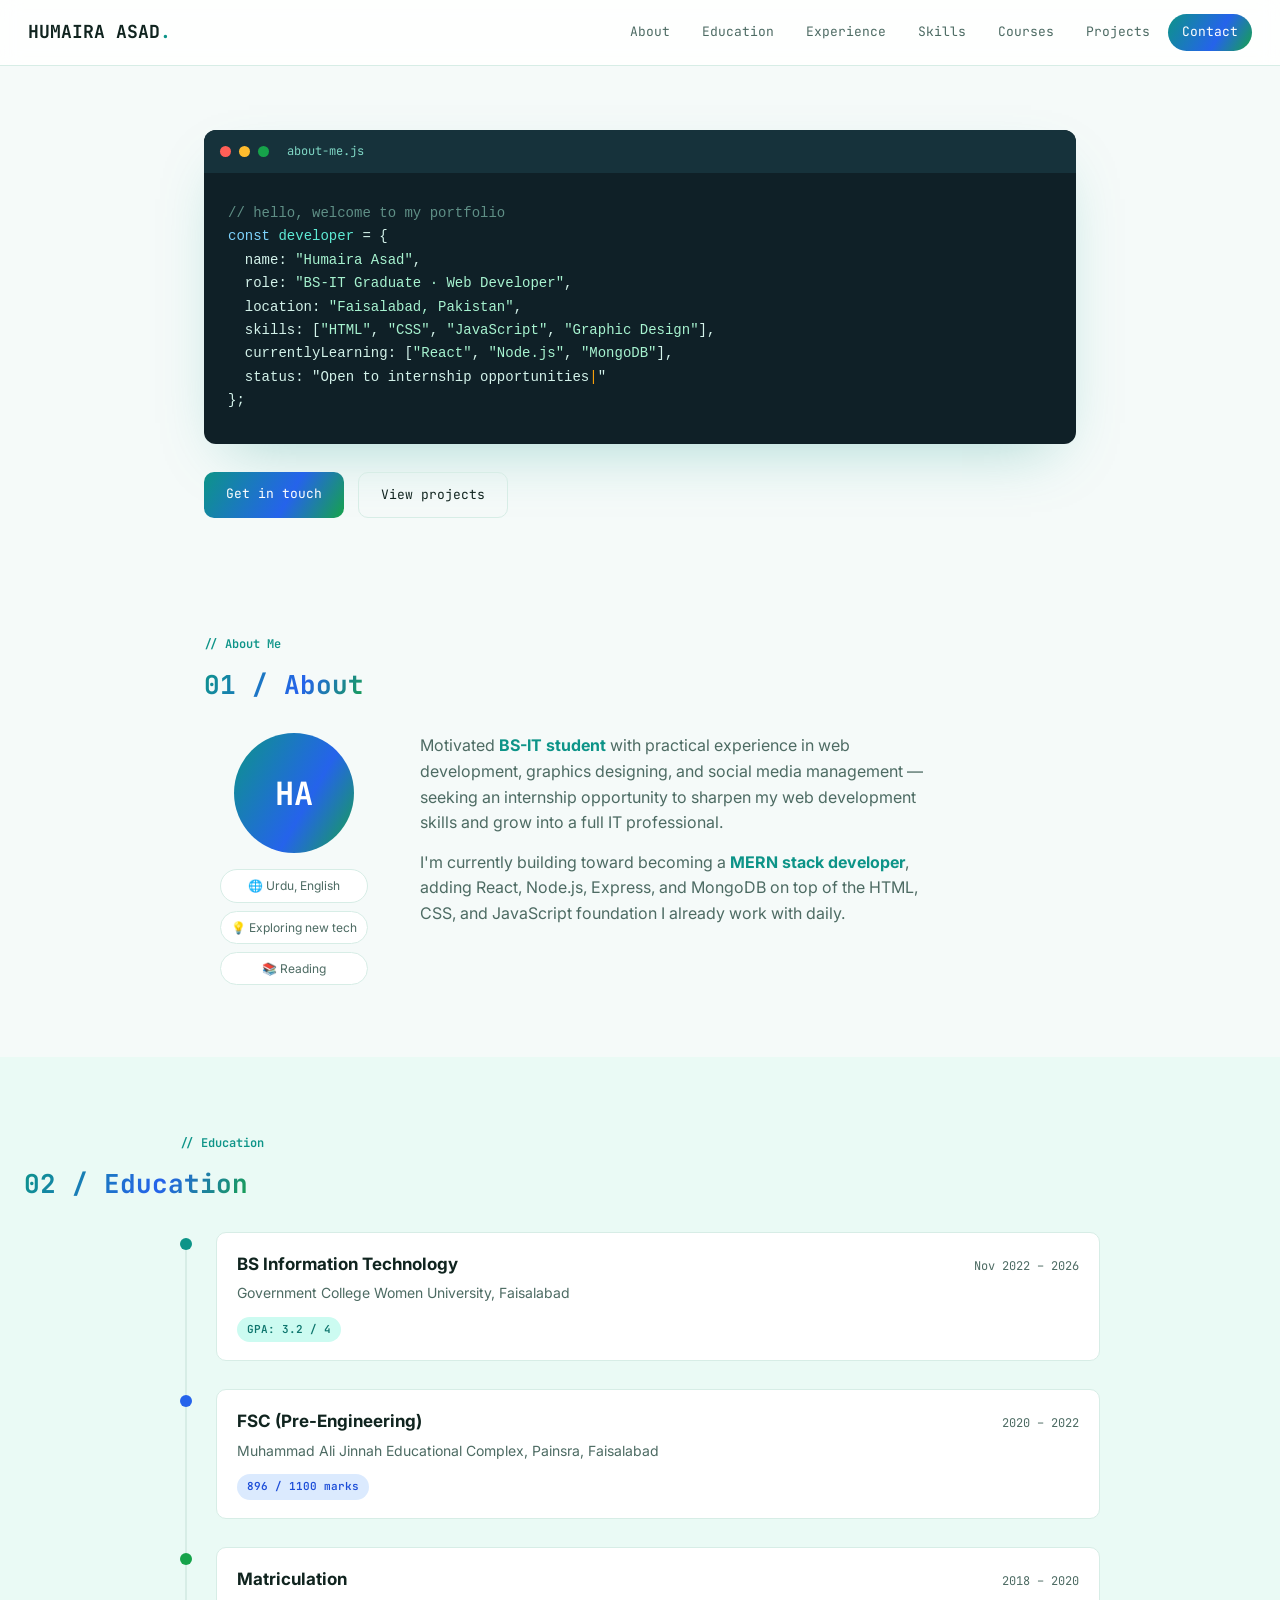
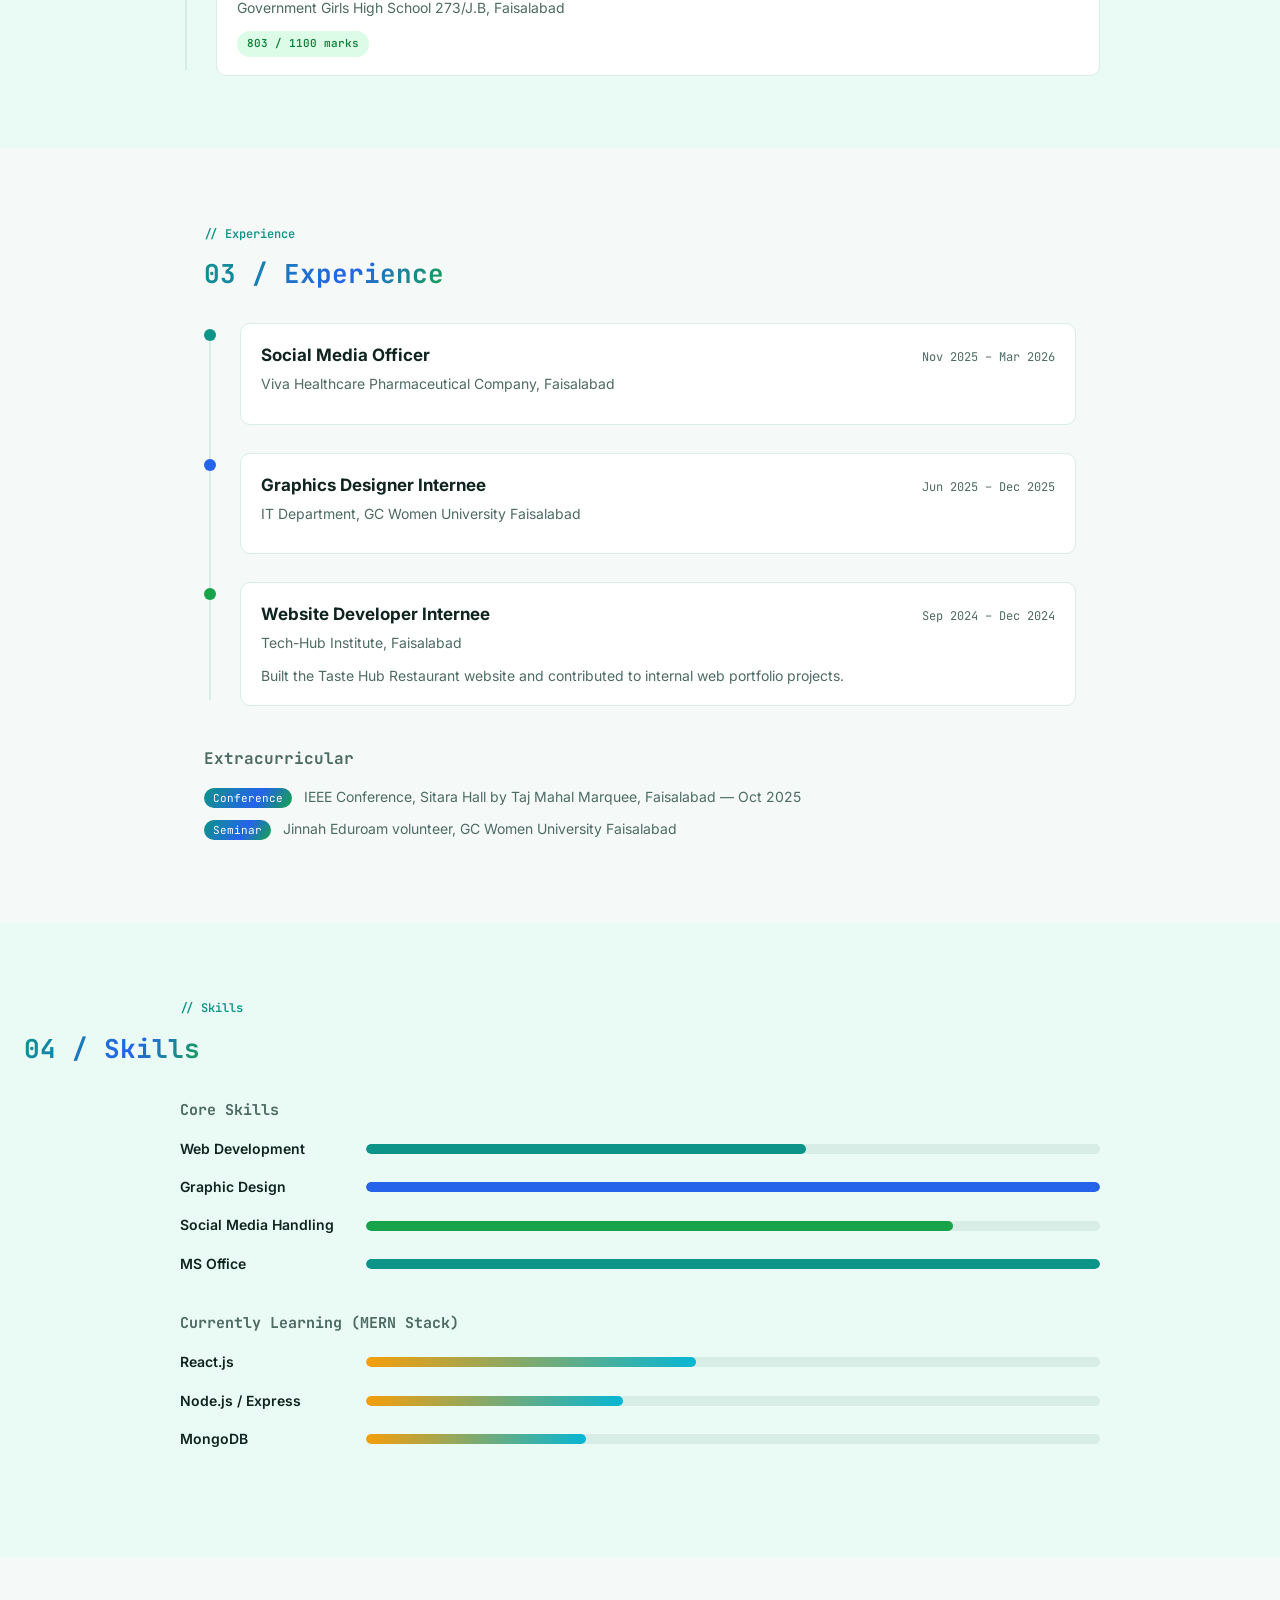
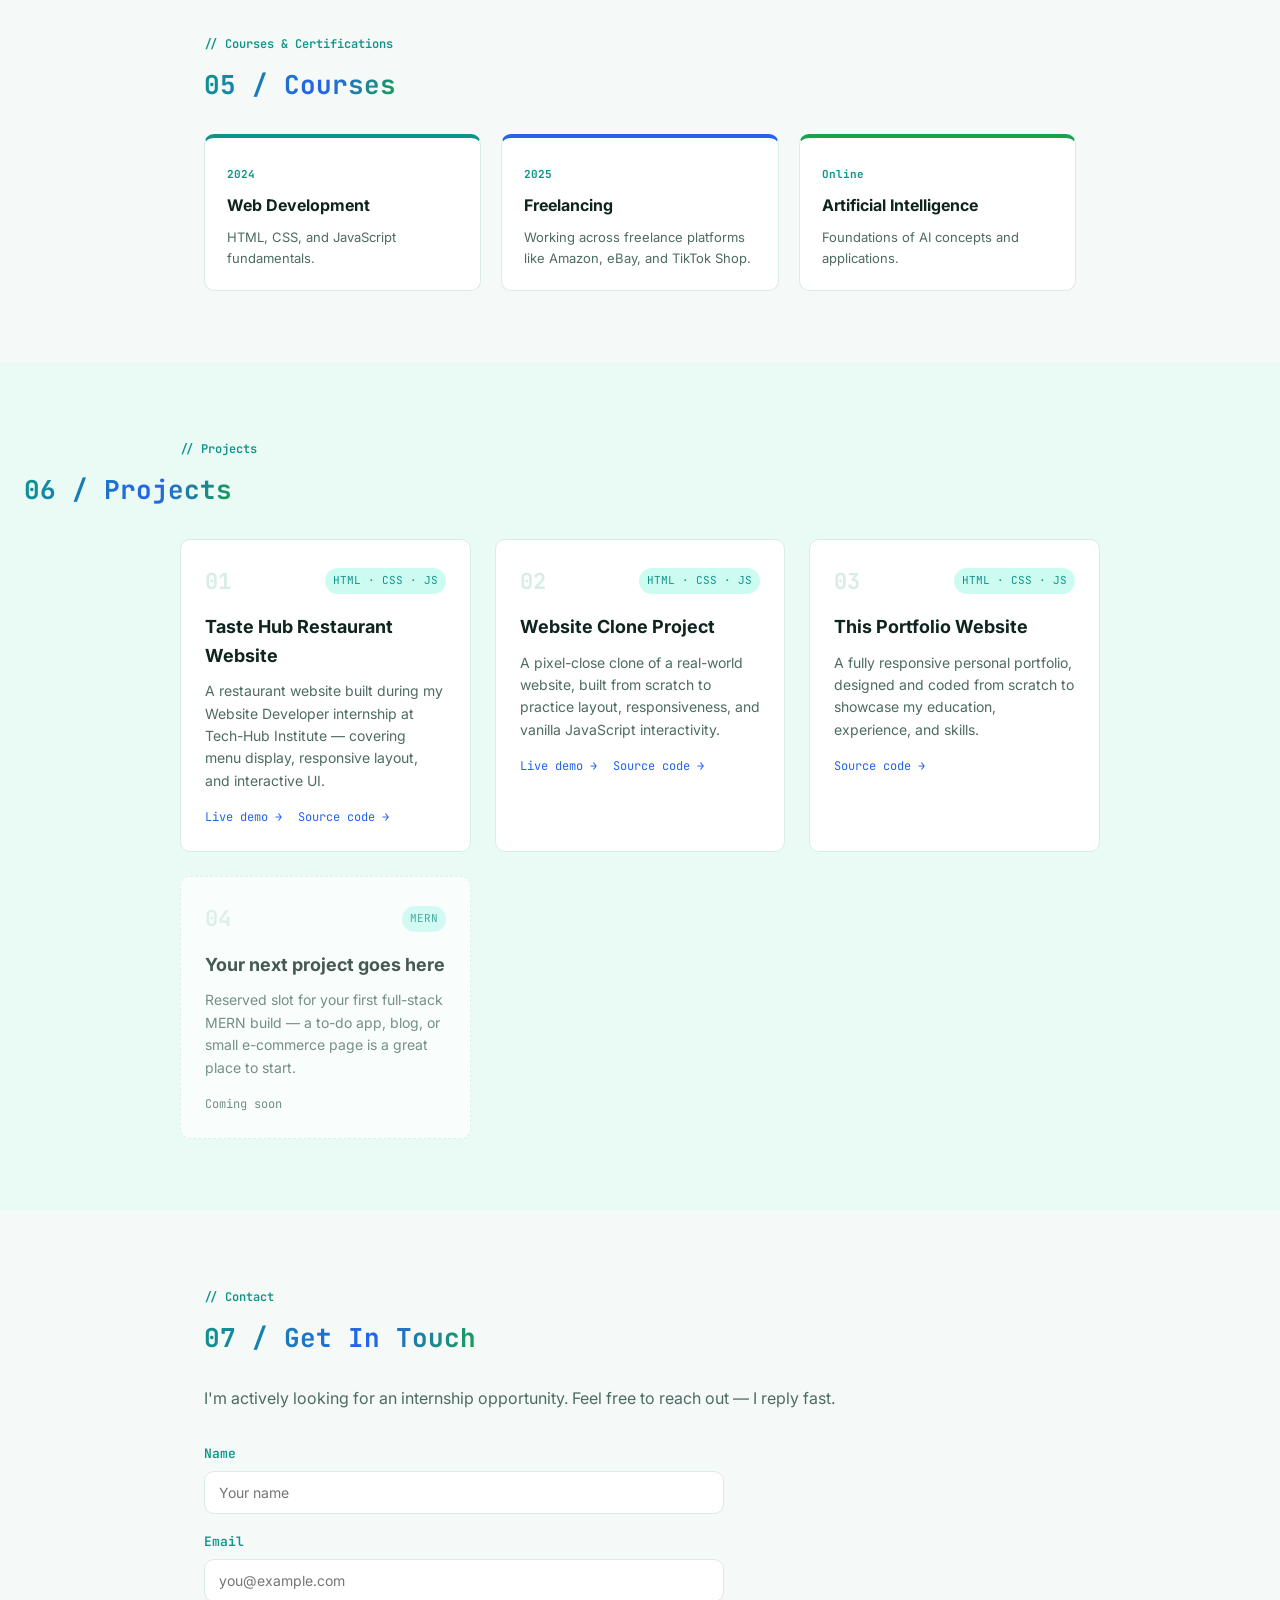
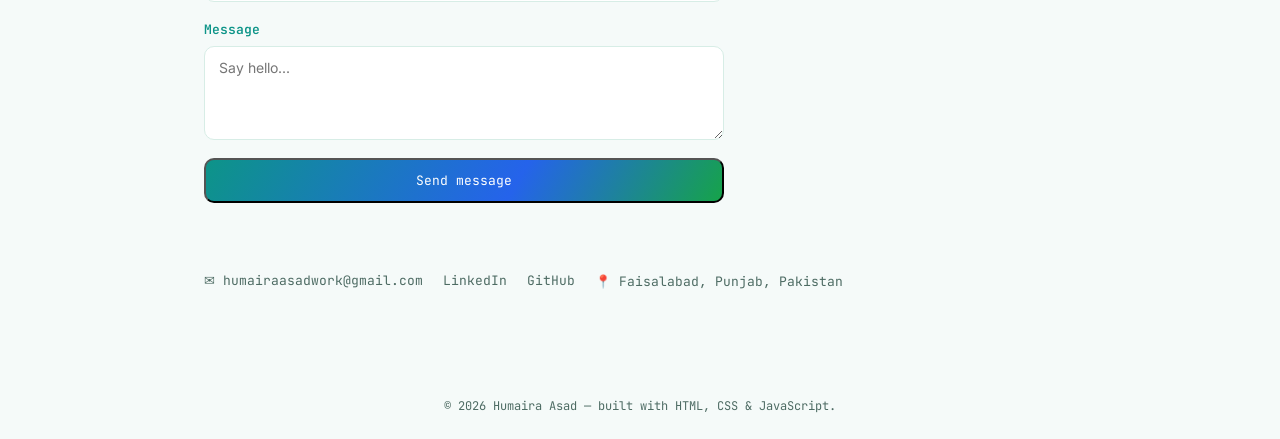
<file: index.html>
<!DOCTYPE html>
<html lang="en">
<head>
<meta charset="UTF-8">
<meta name="viewport" content="width=device-width, initial-scale=1.0">
<title>Humaira Asad — Web Developer Portfolio</title>
<link rel="preconnect" href="https://fonts.googleapis.com">
<link href="https://fonts.googleapis.com/css2?family=JetBrains+Mono:wght@400;500;600;700&family=Inter:wght@400;500;600;700;800&display=swap" rel="stylesheet">
<link rel="stylesheet" href="style.css">
</head>
<body>

<!-- ============ NAV ============ -->
<header class="topbar">
  <a href="#" class="logo">HUMAIRA ASAD<span>.</span></a>
  <nav class="tabs" id="tabs">
    <a href="#about" class="tab" data-tab="about">About</a>
    <a href="#education" class="tab" data-tab="education">Education</a>
    <a href="#experience" class="tab" data-tab="experience">Experience</a>
    <a href="#skills" class="tab" data-tab="skills">Skills</a>
    <a href="#courses" class="tab" data-tab="courses">Courses</a>
    <a href="#projects" class="tab" data-tab="projects">Projects</a>
    <a href="#contact" class="tab" data-tab="contact">Contact</a>
  </nav>
  <button class="hamburger" id="hamburger" aria-label="Toggle menu">
    <span></span><span></span><span></span>
  </button>
</header>

<!-- ============ HERO ============ -->
<section class="hero">
  <div class="code-window">
    <div class="code-window-bar">
      <span class="dot dot-red"></span><span class="dot dot-yellow"></span><span class="dot dot-green"></span>
      <span class="code-filename">about-me.js</span>
    </div>
    <pre class="code-body"><code><span class="cm">// hello, welcome to my portfolio</span>
<span class="kw">const</span> <span class="var">developer</span> = {
  name: <span class="str">"Humaira Asad"</span>,
  role: <span class="str">"BS-IT Graduate · Web Developer"</span>,
  location: <span class="str">"Faisalabad, Pakistan"</span>,
  skills: [<span class="str">"HTML"</span>, <span class="str">"CSS"</span>, <span class="str">"JavaScript"</span>, <span class="str">"Graphic Design"</span>],
  currentlyLearning: [<span class="str">"React"</span>, <span class="str">"Node.js"</span>, <span class="str">"MongoDB"</span>],
  status: <span class="cursor-line">"<span id="typewriter"></span><span class="cursor">|</span>"</span>
};</code></pre>
  </div>
  <div class="hero-actions">
    <a href="#contact" class="btn btn-primary">Get in touch</a>
    <a href="#projects" class="btn btn-ghost">View projects</a>
  </div>
</section>

<!-- ============ ABOUT ============ -->
<section id="about" class="section">
  <div class="section-label"><span class="tag">// About Me</span></div>
  <h2 class="section-title">01 / About</h2>

  <div class="about-grid">
    <div class="avatar-block">
      <div class="avatar">HA</div>
      <div class="mini-tags">
        <span class="mini-tag">🌐 Urdu, English</span>
        <span class="mini-tag">💡 Exploring new tech</span>
        <span class="mini-tag">📚 Reading</span>
      </div>
    </div>
    <div>
      <p class="about-text">
        Motivated <strong>BS-IT student</strong> with practical experience in web development,
        graphics designing, and social media management — seeking an internship opportunity to
        sharpen my web development skills and grow into a full IT professional.
      </p>
      <p class="about-text">
        I'm currently building toward becoming a <strong>MERN stack developer</strong>, adding
        React, Node.js, Express, and MongoDB on top of the HTML, CSS, and JavaScript foundation
        I already work with daily.
      </p>
    </div>
  </div>
</section>

<!-- ============ EDUCATION ============ -->
<section id="education" class="section section-alt">
  <div class="section-label"><span class="tag">// Education</span></div>
  <h2 class="section-title">02 / Education</h2>

  <div class="timeline">
    <div class="timeline-item">
      <div class="timeline-dot dot-teal"></div>
      <div class="timeline-content">
        <div class="timeline-top">
          <h3>BS Information Technology</h3>
          <span class="timeline-date">Nov 2022 – 2026</span>
        </div>
        <p class="timeline-org">Government College Women University, Faisalabad</p>
        <span class="badge badge-teal">GPA: 3.2 / 4</span>
      </div>
    </div>

    <div class="timeline-item">
      <div class="timeline-dot dot-blue"></div>
      <div class="timeline-content">
        <div class="timeline-top">
          <h3>FSC (Pre-Engineering)</h3>
          <span class="timeline-date">2020 – 2022</span>
        </div>
        <p class="timeline-org">Muhammad Ali Jinnah Educational Complex, Painsra, Faisalabad</p>
        <span class="badge badge-blue">896 / 1100 marks</span>
      </div>
    </div>

    <div class="timeline-item">
      <div class="timeline-dot dot-green"></div>
      <div class="timeline-content">
        <div class="timeline-top">
          <h3>Matriculation</h3>
          <span class="timeline-date">2018 – 2020</span>
        </div>
        <p class="timeline-org">Government Girls High School 273/J.B, Faisalabad</p>
        <span class="badge badge-green">803 / 1100 marks</span>
      </div>
    </div>
  </div>
</section>

<!-- ============ EXPERIENCE ============ -->
<section id="experience" class="section">
  <div class="section-label"><span class="tag">// Experience</span></div>
  <h2 class="section-title">03 / Experience</h2>

  <div class="timeline">
    <div class="timeline-item">
      <div class="timeline-dot dot-teal"></div>
      <div class="timeline-content">
        <div class="timeline-top">
          <h3>Social Media Officer</h3>
          <span class="timeline-date">Nov 2025 – Mar 2026</span>
        </div>
        <p class="timeline-org">Viva Healthcare Pharmaceutical Company, Faisalabad</p>
      </div>
    </div>

    <div class="timeline-item">
      <div class="timeline-dot dot-blue"></div>
      <div class="timeline-content">
        <div class="timeline-top">
          <h3>Graphics Designer Internee</h3>
          <span class="timeline-date">Jun 2025 – Dec 2025</span>
        </div>
        <p class="timeline-org">IT Department, GC Women University Faisalabad</p>
      </div>
    </div>

    <div class="timeline-item">
      <div class="timeline-dot dot-green"></div>
      <div class="timeline-content">
        <div class="timeline-top">
          <h3>Website Developer Internee</h3>
          <span class="timeline-date">Sep 2024 – Dec 2024</span>
        </div>
        <p class="timeline-org">Tech-Hub Institute, Faisalabad</p>
        <p class="timeline-desc">Built the Taste Hub Restaurant website and contributed to internal web portfolio projects.</p>
      </div>
    </div>
  </div>

  <div class="extracurricular">
    <h3 class="extracurricular-title">Extracurricular</h3>
    <div class="extra-row"><span class="extra-badge">Conference</span> IEEE Conference, Sitara Hall by Taj Mahal Marquee, Faisalabad — Oct 2025</div>
    <div class="extra-row"><span class="extra-badge">Seminar</span> Jinnah Eduroam volunteer, GC Women University Faisalabad</div>
  </div>
</section>

<!-- ============ SKILLS ============ -->
<section id="skills" class="section section-alt">
  <div class="section-label"><span class="tag">// Skills</span></div>
  <h2 class="section-title">04 / Skills</h2>

  <div class="skills-block">
    <h3 class="skills-subtitle">Core Skills</h3>
    <div class="skill-list">
      <div class="skill-row">
        <span class="skill-name">Web Development</span>
        <div class="skill-bar"><div class="skill-fill fill-teal" style="width:60%"></div></div>
      </div>
      <div class="skill-row">
        <span class="skill-name">Graphic Design</span>
        <div class="skill-bar"><div class="skill-fill fill-blue" style="width:100%"></div></div>
      </div>
      <div class="skill-row">
        <span class="skill-name">Social Media Handling</span>
        <div class="skill-bar"><div class="skill-fill fill-green" style="width:80%"></div></div>
      </div>
      <div class="skill-row">
        <span class="skill-name">MS Office</span>
        <div class="skill-bar"><div class="skill-fill fill-teal" style="width:100%"></div></div>
      </div>
    </div>
  </div>

  <div class="skills-block">
    <h3 class="skills-subtitle">Currently Learning (MERN Stack)</h3>
    <div class="skill-list">
      <div class="skill-row">
        <span class="skill-name">React.js</span>
        <div class="skill-bar"><div class="skill-fill fill-learning" style="width:45%"></div></div>
      </div>
      <div class="skill-row">
        <span class="skill-name">Node.js / Express</span>
        <div class="skill-bar"><div class="skill-fill fill-learning" style="width:35%"></div></div>
      </div>
      <div class="skill-row">
        <span class="skill-name">MongoDB</span>
        <div class="skill-bar"><div class="skill-fill fill-learning" style="width:30%"></div></div>
      </div>
    </div>
  </div>
</section>

<!-- ============ COURSES ============ -->
<section id="courses" class="section">
  <div class="section-label"><span class="tag">// Courses & Certifications</span></div>
  <h2 class="section-title">05 / Courses</h2>

  <div class="course-grid">
    <div class="course-card">
      <span class="course-year">2024</span>
      <h3>Web Development</h3>
      <p>HTML, CSS, and JavaScript fundamentals.</p>
    </div>
    <div class="course-card">
      <span class="course-year">2025</span>
      <h3>Freelancing</h3>
      <p>Working across freelance platforms like Amazon, eBay, and TikTok Shop.</p>
    </div>
    <div class="course-card">
      <span class="course-year">Online</span>
      <h3>Artificial Intelligence</h3>
      <p>Foundations of AI concepts and applications.</p>
    </div>
  </div>
</section>

<!-- ============ PROJECTS ============ -->
<section id="projects" class="section section-alt">
  <div class="section-label"><span class="tag">// Projects</span></div>
  <h2 class="section-title">06 / Projects</h2>

  <div class="project-grid">
    <article class="project-card">
      <div class="project-card-top">
        <span class="project-index">01</span>
        <span class="project-stack">HTML · CSS · JS</span>
      </div>
      <h3 class="project-title">Taste Hub Restaurant Website</h3>
      <p class="project-desc">
        A restaurant website built during my Website Developer internship at Tech-Hub Institute —
        covering menu display, responsive layout, and interactive UI.
      </p>
      <div class="project-links">
        <a href="#" class="project-link">Live demo →</a>
        <a href="#" class="project-link">Source code →</a>
      </div>
    </article>

    <article class="project-card">
      <div class="project-card-top">
        <span class="project-index">02</span>
        <span class="project-stack">HTML · CSS · JS</span>
      </div>
      <h3 class="project-title">Website Clone Project</h3>
      <p class="project-desc">
        A pixel-close clone of a real-world website, built from scratch to practice layout,
        responsiveness, and vanilla JavaScript interactivity.
      </p>
      <div class="project-links">
        <a href="#" class="project-link">Live demo →</a>
        <a href="#" class="project-link">Source code →</a>
      </div>
    </article>

    <article class="project-card">
      <div class="project-card-top">
        <span class="project-index">03</span>
        <span class="project-stack">HTML · CSS · JS</span>
      </div>
      <h3 class="project-title">This Portfolio Website</h3>
      <p class="project-desc">
        A fully responsive personal portfolio, designed and coded from scratch to
        showcase my education, experience, and skills.
      </p>
      <div class="project-links">
        <a href="#" class="project-link">Source code →</a>
      </div>
    </article>

    <article class="project-card project-card-placeholder">
      <div class="project-card-top">
        <span class="project-index">04</span>
        <span class="project-stack">MERN</span>
      </div>
      <h3 class="project-title">Your next project goes here</h3>
      <p class="project-desc">
        Reserved slot for your first full-stack MERN build — a to-do app, blog, or small
        e-commerce page is a great place to start.
      </p>
      <div class="project-links">
        <span class="project-link project-link-muted">Coming soon</span>
      </div>
    </article>
  </div>
</section>

<!-- ============ CONTACT ============ -->
<section id="contact" class="section">
  <div class="section-label"><span class="tag">// Contact</span></div>
  <h2 class="section-title">07 / Get In Touch</h2>
  <p class="about-text contact-intro">
    I'm actively looking for an internship opportunity. Feel free to reach out — I reply fast.
  </p>

  <form class="contact-form" id="contactForm">
    <div class="form-row">
      <label for="name">Name</label>
      <input type="text" id="name" placeholder="Your name" required>
    </div>
    <div class="form-row">
      <label for="email">Email</label>
      <input type="email" id="email" placeholder="you@example.com" required>
    </div>
    <div class="form-row">
      <label for="message">Message</label>
      <textarea id="message" rows="4" placeholder="Say hello..." required></textarea>
    </div>
    <button type="submit" class="btn btn-primary">Send message</button>
    <p class="form-status" id="formStatus"></p>
  </form>

  <div class="social-links">
    <a href="mailto:humairaasadwork@gmail.com">✉ humairaasadwork@gmail.com</a>
    <a href="#" target="_blank" rel="noopener">LinkedIn</a>
    <a href="#" target="_blank" rel="noopener">GitHub</a>
    <span class="location-tag">📍 Faisalabad, Punjab, Pakistan</span>
  </div>
</section>

<footer class="footer">
  <p>&copy; <span id="year"></span> Humaira Asad — built with HTML, CSS &amp; JavaScript.</p>
</footer>

<script src="script.js"></script>
</body>
</html>
</file>
<file: style.css>
/* ==================== TOKENS ==================== */
:root {
  --bg: #f5faf9;
  --bg-alt: #eafaf5;
  --surface: #ffffff;
  --border: #d7ede6;
  --text: #10241f;
  --text-muted: #4d6b63;

  --teal: #0d9488;
  --blue: #2563eb;
  --green: #16a34a;
  --cyan: #06b6d4;
  --amber: #f59e0b;

  --gradient-brand: linear-gradient(120deg, var(--teal), var(--blue) 60%, var(--green));

  --font-display: 'JetBrains Mono', monospace;
  --font-body: 'Inter', sans-serif;
  --radius: 10px;
  --max-width: 920px;
}

* { box-sizing: border-box; margin: 0; padding: 0; }

body {
  background: var(--bg);
  color: var(--text);
  font-family: var(--font-body);
  line-height: 1.6;
  -webkit-font-smoothing: antialiased;
}

a { color: inherit; text-decoration: none; }
:focus-visible { outline: 2px solid var(--teal); outline-offset: 2px; }

/* ==================== TOP BAR / NAV ==================== */
.topbar {
  position: sticky;
  top: 0;
  z-index: 50;
  display: flex;
  align-items: center;
  justify-content: space-between;
  gap: 24px;
  background: rgba(255,255,255,0.85);
  backdrop-filter: blur(10px);
  border-bottom: 1px solid var(--border);
  padding: 14px 28px;
}

.logo {
  font-family: var(--font-display);
  font-weight: 700;
  font-size: 18px;
}
.logo span { color: var(--teal); }

.tabs { display: flex; gap: 4px; }

.tab {
  font-family: var(--font-display);
  font-size: 13px;
  color: var(--text-muted);
  padding: 8px 14px;
  border-radius: 999px;
  transition: background 0.15s, color 0.15s;
}

.tab:hover { background: var(--bg-alt); color: var(--teal); }
.tab.active { color: #fff; background: var(--gradient-brand); }

.hamburger {
  display: none;
  flex-direction: column;
  gap: 4px;
  background: none;
  border: none;
  cursor: pointer;
  padding: 6px;
}
.hamburger span { width: 20px; height: 2px; background: var(--text); display: block; }

/* ==================== HERO ==================== */
.hero {
  max-width: var(--max-width);
  margin: 64px auto 40px;
  padding: 0 24px;
}

.code-window {
  background: #0f2027;
  border-radius: 12px;
  overflow: hidden;
  box-shadow: 0 24px 60px -24px rgba(13, 148, 136, 0.35);
}

.code-window-bar {
  display: flex;
  align-items: center;
  gap: 8px;
  padding: 12px 16px;
  background: #16323b;
}

.dot { width: 11px; height: 11px; border-radius: 50%; display: inline-block; }
.dot-red { background: #ff5f57; }
.dot-yellow { background: #febc2e; }
.dot-green { background: #28c840; }

.code-filename {
  margin-left: 10px;
  font-family: var(--font-display);
  font-size: 12px;
  color: #7fd6c4;
}

.code-body {
  padding: 28px 24px 32px;
  font-family: var(--font-display);
  font-size: 14px;
  color: #d3f2ea;
  overflow-x: auto;
}

.code-body .cm { color: #5f8f86; }
.code-body .kw { color: #7dd3fc; }
.code-body .var { color: #5eead4; }
.code-body .str { color: #a7f3d0; }

.cursor { color: var(--amber); animation: blink 1s step-end infinite; }
@keyframes blink { 50% { opacity: 0; } }

.hero-actions {
  display: flex;
  gap: 14px;
  margin-top: 28px;
}

.btn {
  font-family: var(--font-display);
  font-size: 13px;
  padding: 12px 22px;
  border-radius: var(--radius);
  display: inline-block;
  transition: transform 0.15s, box-shadow 0.15s, background 0.15s;
}
.btn-primary { background: var(--gradient-brand); color: #fff; }
.btn-primary:hover { transform: translateY(-2px); box-shadow: 0 10px 24px -10px var(--teal); }
.btn-ghost { border: 1px solid var(--border); color: var(--text); }
.btn-ghost:hover { background: var(--bg-alt); }

/* ==================== SECTIONS ==================== */
.section {
  max-width: var(--max-width);
  margin: 0 auto;
  padding: 72px 24px;
}
.section-alt { background: var(--bg-alt); max-width: 100%; }
.section-alt > * { max-width: var(--max-width); margin-left: auto; margin-right: auto; }

.section-label { margin-bottom: 8px; }
.tag {
  font-family: var(--font-display);
  font-size: 12px;
  color: var(--teal);
  font-weight: 600;
}

.section-title {
  font-family: var(--font-display);
  font-size: 26px;
  margin-bottom: 28px;
  background: var(--gradient-brand);
  -webkit-background-clip: text;
  background-clip: text;
  color: transparent;
  display: inline-block;
}

/* ==================== ABOUT ==================== */
.about-grid { display: grid; grid-template-columns: 180px 1fr; gap: 36px; align-items: start; max-width: 720px; }
.avatar-block { display: flex; flex-direction: column; align-items: center; gap: 16px; }
.avatar {
  width: 120px; height: 120px;
  border-radius: 50%;
  background: var(--gradient-brand);
  color: #fff;
  display: flex; align-items: center; justify-content: center;
  font-family: var(--font-display);
  font-size: 32px; font-weight: 700;
}
.mini-tags { display: flex; flex-direction: column; gap: 8px; }
.mini-tag {
  font-size: 12px;
  color: var(--text-muted);
  background: var(--surface);
  border: 1px solid var(--border);
  padding: 6px 10px;
  border-radius: 999px;
  text-align: center;
}

.about-text { color: var(--text-muted); font-size: 16px; margin-bottom: 14px; }
.about-text strong { color: var(--teal); }
.contact-intro { max-width: 640px; margin-bottom: 32px; }

/* ==================== TIMELINE (Education / Experience) ==================== */
.timeline { display: grid; gap: 28px; position: relative; }
.timeline::before {
  content: '';
  position: absolute;
  left: 5px; top: 6px; bottom: 6px;
  width: 2px;
  background: var(--border);
}
.timeline-item { display: grid; grid-template-columns: 12px 1fr; gap: 24px; position: relative; }
.timeline-dot { width: 12px; height: 12px; border-radius: 50%; margin-top: 6px; z-index: 1; }
.dot-teal { background: var(--teal); }
.dot-blue { background: var(--blue); }
.dot-green { background: var(--green); }

.timeline-content {
  background: var(--surface);
  border: 1px solid var(--border);
  border-radius: var(--radius);
  padding: 18px 20px;
}
.timeline-top { display: flex; justify-content: space-between; align-items: baseline; flex-wrap: wrap; gap: 8px; margin-bottom: 4px; }
.timeline-top h3 { font-size: 17px; }
.timeline-date { font-family: var(--font-display); font-size: 12px; color: var(--text-muted); }
.timeline-org { color: var(--text-muted); font-size: 14px; margin-bottom: 10px; }
.timeline-desc { color: var(--text-muted); font-size: 14px; }

.badge {
  display: inline-block;
  font-family: var(--font-display);
  font-size: 11px;
  padding: 4px 10px;
  border-radius: 999px;
  font-weight: 600;
}
.badge-teal { background: #ccfbf1; color: #0f766e; }
.badge-blue { background: #dbeafe; color: #1d4ed8; }
.badge-green { background: #dcfce7; color: #15803d; }

.extracurricular { margin-top: 40px; }
.extracurricular-title { font-size: 16px; margin-bottom: 14px; color: var(--text-muted); font-family: var(--font-display); }
.extra-row { font-size: 14px; color: var(--text-muted); margin-bottom: 10px; }
.extra-badge {
  font-family: var(--font-display);
  font-size: 11px;
  background: var(--gradient-brand);
  color: #fff;
  padding: 3px 9px;
  border-radius: 999px;
  margin-right: 8px;
}

/* ==================== SKILLS ==================== */
.skills-block { margin-bottom: 36px; }
.skills-subtitle {
  font-family: var(--font-display);
  font-size: 15px;
  color: var(--text-muted);
  margin-bottom: 16px;
}

.skill-list { display: grid; gap: 16px; }
.skill-row { display: grid; grid-template-columns: 170px 1fr; align-items: center; gap: 16px; }
.skill-name { font-size: 14px; font-weight: 600; }

.skill-bar {
  height: 10px;
  background: var(--border);
  border-radius: 999px;
  overflow: hidden;
}
.skill-fill {
  height: 100%;
  border-radius: 999px;
  transform-origin: left;
  transform: scaleX(0);
  transition: transform 1s ease;
}
.fill-teal { background: var(--teal); }
.fill-blue { background: var(--blue); }
.fill-green { background: var(--green); }
.fill-learning { background: linear-gradient(90deg, var(--amber), var(--cyan)); }
.skill-fill.in-view { transform: scaleX(1); }

/* ==================== COURSES ==================== */
.course-grid {
  display: grid;
  grid-template-columns: repeat(auto-fit, minmax(220px, 1fr));
  gap: 20px;
}
.course-card {
  background: var(--surface);
  border: 1px solid var(--border);
  border-top: 4px solid var(--teal);
  border-radius: var(--radius);
  padding: 22px;
  transition: transform 0.2s;
}
.course-card:nth-child(2) { border-top-color: var(--blue); }
.course-card:nth-child(3) { border-top-color: var(--green); }
.course-card:hover { transform: translateY(-4px); }
.course-year {
  font-family: var(--font-display);
  font-size: 11px;
  color: var(--teal);
  font-weight: 700;
}
.course-card h3 { margin: 8px 0; font-size: 16px; }
.course-card p { font-size: 13px; color: var(--text-muted); }

/* ==================== PROJECTS ==================== */
.project-grid {
  display: grid;
  grid-template-columns: repeat(auto-fit, minmax(280px, 1fr));
  gap: 24px;
}

.project-card {
  background: var(--surface);
  border: 1px solid var(--border);
  border-radius: var(--radius);
  padding: 24px;
  transition: transform 0.2s, box-shadow 0.2s;
}
.project-card:hover { transform: translateY(-4px); box-shadow: 0 16px 30px -18px rgba(13,148,136,0.25); }
.project-card-placeholder { border-style: dashed; opacity: 0.75; }

.project-card-top {
  display: flex;
  justify-content: space-between;
  align-items: center;
  margin-bottom: 14px;
}
.project-index { font-family: var(--font-display); color: var(--border); font-size: 22px; font-weight: 700; }
.project-stack { font-family: var(--font-display); font-size: 11px; color: var(--teal); background: #ccfbf1; padding: 4px 8px; border-radius: 999px; }

.project-title { font-size: 18px; margin-bottom: 10px; }
.project-desc { color: var(--text-muted); font-size: 14px; margin-bottom: 16px; }
.project-links { display: flex; gap: 16px; }
.project-link { font-family: var(--font-display); font-size: 12px; color: var(--blue); }
.project-link-muted { color: var(--text-muted); }

/* ==================== CONTACT ==================== */
.contact-form {
  display: grid;
  gap: 18px;
  max-width: 520px;
  margin-bottom: 32px;
}
.form-row { display: grid; gap: 6px; }
.form-row label {
  font-family: var(--font-display);
  font-size: 13px;
  color: var(--teal);
  font-weight: 600;
}
.form-row input, .form-row textarea {
  font-family: var(--font-body);
  font-size: 14px;
  padding: 12px 14px;
  border: 1px solid var(--border);
  border-radius: var(--radius);
  background: var(--surface);
  color: var(--text);
  resize: vertical;
}
.form-row input:focus, .form-row textarea:focus { border-color: var(--teal); }

.form-status { font-family: var(--font-display); font-size: 13px; color: var(--green); min-height: 18px; }

.social-links { display: flex; gap: 20px; flex-wrap: wrap; align-items: center; }
.social-links a {
  font-family: var(--font-display);
  font-size: 13px;
  color: var(--text-muted);
  border-bottom: 1px solid transparent;
}
.social-links a:hover { color: var(--teal); border-color: var(--teal); }
.location-tag { font-family: var(--font-display); font-size: 13px; color: var(--text-muted); }

/* ==================== FOOTER ==================== */
.footer {
  text-align: center;
  padding: 32px 24px;
  font-family: var(--font-display);
  font-size: 12px;
  color: var(--text-muted);
}

/* ==================== SCROLL REVEAL ==================== */
.reveal { opacity: 0; transform: translateY(24px); transition: opacity 0.6s ease, transform 0.6s ease; }
.reveal.in-view { opacity: 1; transform: translateY(0); }

/* ==================== RESPONSIVE ==================== */
@media (max-width: 720px) {
  .tabs {
    position: fixed;
    top: 57px; left: 0; right: 0;
    background: var(--surface);
    border-bottom: 1px solid var(--border);
    flex-direction: column;
    display: none;
    padding: 8px;
    gap: 2px;
  }
  .tabs.open { display: flex; }
  .hamburger { display: flex; }
  .about-grid { grid-template-columns: 1fr; }
  .skill-row { grid-template-columns: 1fr; gap: 6px; }
  .hero { margin-top: 32px; }
  .section { padding: 56px 20px; }
}

@media (prefers-reduced-motion: reduce) {
  * { animation: none !important; transition: none !important; }
}
</file>
